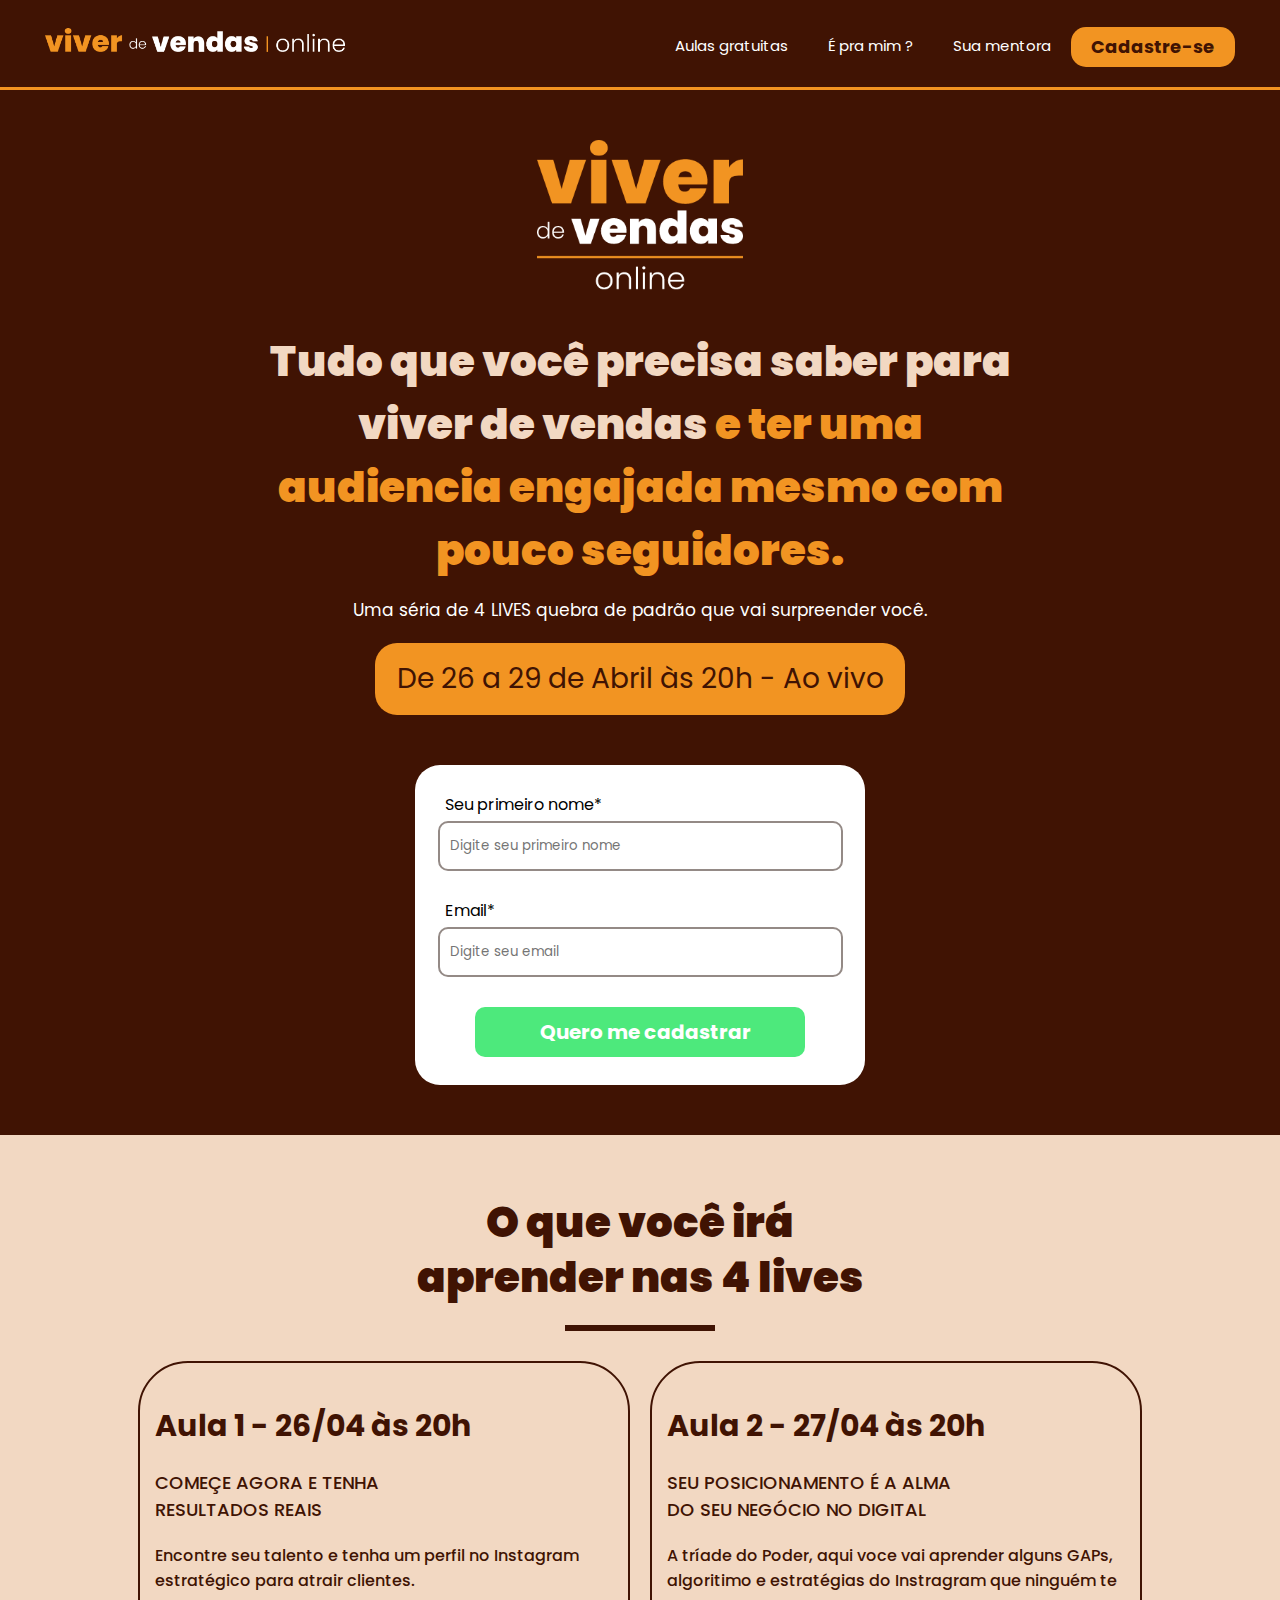
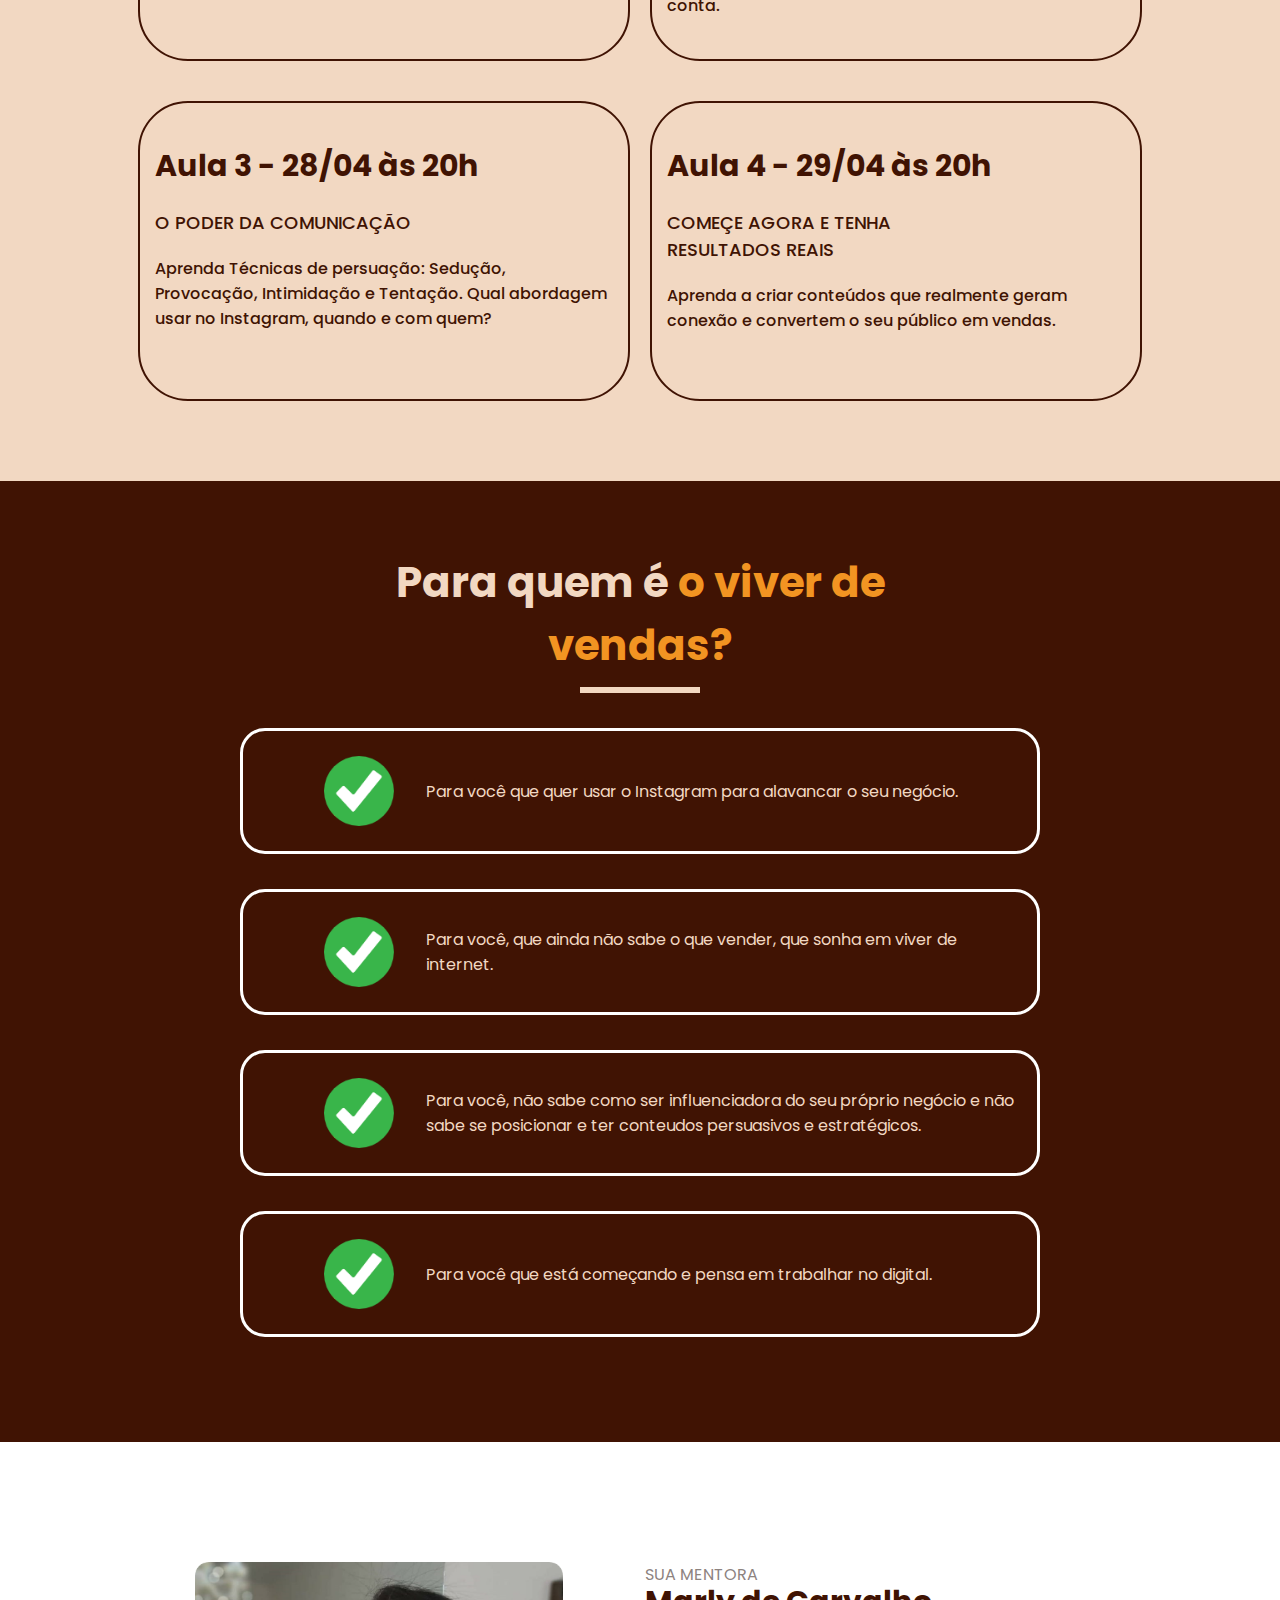
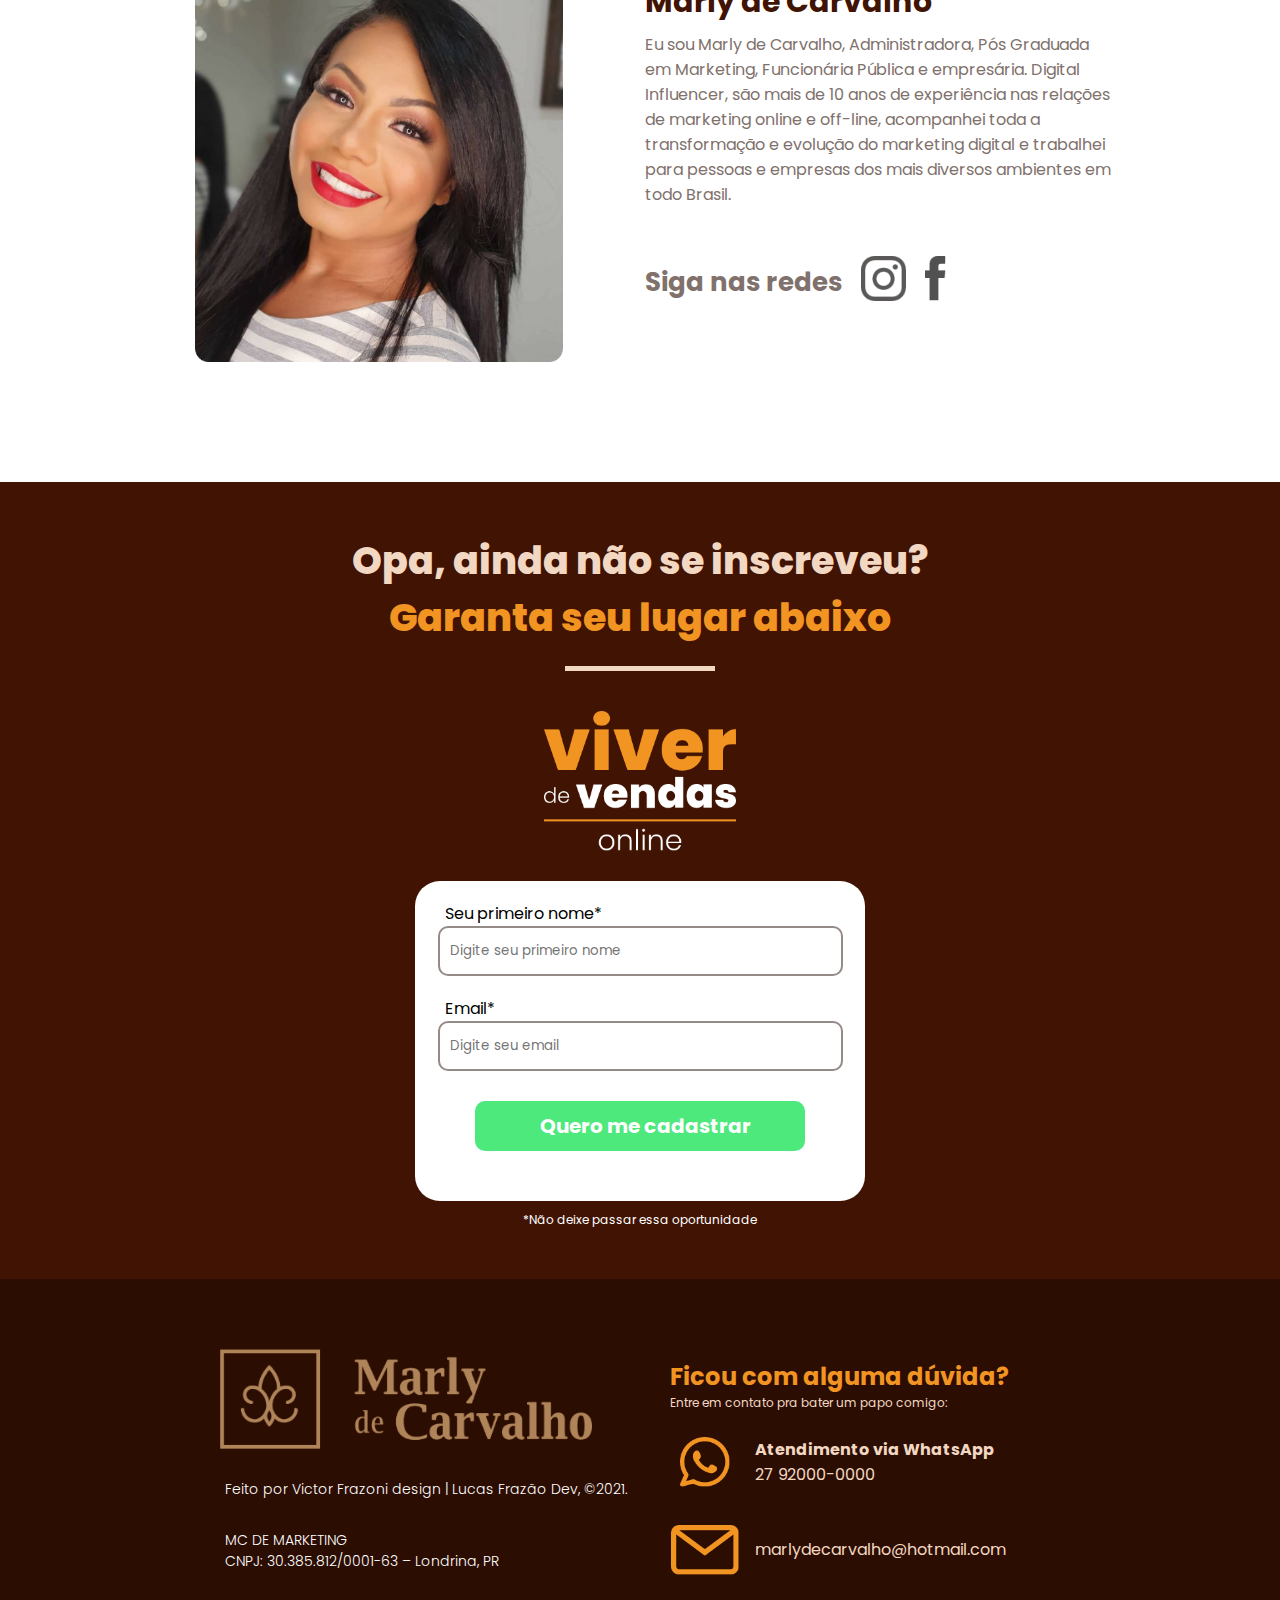
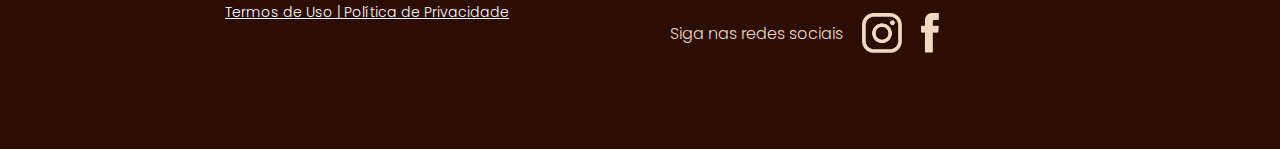
<file: index.html>
<!DOCTYPE html>
<html>
    <head>
   
        <title>Viver de Vendas - Curso gratuito sobre Marketing de influência</title>
        <link href="css/style.css" rel="stylesheet">
        <link rel="apple-touch-icon" sizes="60x60" href="images/apple-touch-icon.png">
        <link rel="icon" type="image/png" sizes="32x32" href="images/favicon-32x32.png">
        <link rel="icon" type="image/png" sizes="16x16" href="images/ifavicon-16x16.png">

        <link rel="mask-icon" href="images/safari-pinned-tab.svg" color="#5bbad5">
        <meta name="msapplication-TileColor" content="#da532c">
        <meta name="theme-color" content="#ffffff">     

         <meta name="description" content="Participe de uma série de 4 lives e aprenda estratégias de marketing digital, 
        marketing de influência e persuasão para conquistar o seu público e alavancar o seu negócio.
        " />
        <meta name="keywords" content=" instagram marketing, marketing, marketing de influência, 
        marketing digital, marketing no instagram, marketing online, técnicas de vendas, vender no instagram,
         estratégia para instagram, vender no instagram, técnicas de persuasão, persuasão, curso de vendas, viver
        de vendas, marly de carvalho
        ">



        <!-- SMO -->
        <meta property="og:title" content="Viver de vendas - online" >
        <meta property="og:site_name" content="Viver de Vendas - Curso gratuito sobre Marketing de influência">
        <meta property="og:description" content="Participe de uma série de 4 lives e aprenda estratégias de marketing digital, 
        marketing de influência e persuasão para conquistar o seu público e alavancar o seu negócio." >
        <meta property="og:url" content="https://mcdemarketing.com/" >
      

        <meta charset="utf-8" />
        <meta name="viewport" content="width=device-width,initial-scale=1.0,maximum-scale=1.0">
 <link href="https://fonts.googleapis.com/css2?family=Poppins:ital,wght@0,100;0,200;0,300;0,400;0,500;0,600;
0,700;0,800;0,900;1,100;1,200;1,300;1,400;1,500;1,600;1,700;1,800;1,900&display=swap" rel="stylesheet">

<meta name="google-site-verification" content="c88Brqjk8T74drsSLlVxoEaNiqJbW2JVvsELU8cuEbU" />


    </head>

    <body>
<header >
    <div class="center">
    <div class="logo"></div><!--logo-->
    
    
    <nav class="desktop">
        <ul>
        <li><a href="#aulas">Aulas gratuitas</a></li>
        <li><a href="#perfil">É pra mim ?</a></li>
        <li><a href="#mentora">Sua mentora</a></li>
        <div class="cadastre"><a href="#contato">Cadastre-se</a></div>
        </ul>
    </nav><!--desktop-->

    <nav class="mobile">
        <ul>
            <li><a href="#aulas">Aulas gratuitas</a></li>
            <li><a href="#perfil">É pra mim ?</a></li>
            <li><a href="#mentora">Sua mentora</a></li>
            <div class="cadastremobile"><a href="#contato">Cadastre-se</a></div>
            
        </ul>
    </nav><!--mobile-->
   
    <div class="clear"></div>
</div><!--center-->
</header>

<section class="chamada"  id="chamada">
    <div class="logo"></div><!--logo-->

    <div class="slogan" >
        <h2 style="color:#F2D8C2; text-align: center;">Tudo que você precisa saber para</h2>
        <div class="texto-slogan" style="margin: 0 auto; text-align: center;">
        <h2 style="color:#F2D8C2; display: inline; text-align: center;">viver de vendas</h2>
        <h2 style="display: inline; color: #F29422; text-align: center;" > e ter uma</h2>
        <h2 style="color:#F29422;" >audiencia engajada mesmo com </h2>
        <h2 style="color: #F29422;">pouco seguidores.</h2>

        <p style="font-size: 17px; padding-top: 15px; color: white;">Uma séria de 4 LIVES quebra de padrão que vai surpreender você.</p>
        </div><!--textp-slogfan-->
        <div class="datacontent">
        <div class="data" ><p style="color: #401303;">De 26 a 29 de Abril às 20h - Ao vivo</p></div>
    </div><!--datacontent-->
    </div><!--slogan-->


    <div class="slogan-mobile" >
     <h2 style="text-align: center; color: #F2D8C2; ">Tudo que você precisa saber para viver de</h2>
     <h2 style="text-align: center; color: #F29422;"><span style="color: #F2D8C2;">Vendas</span> e ter uma</h2>
     <h2 style="text-align: center; color: #F29422;">audiencia engajada mesmo com pouco seguidores.</h2>

    <p style="font-size: 16px; padding-top: 15px; color: white;">Uma séria de 4 LIVES quebra de padrão que vai surpreender você.</p>
        </div><!--textp-slogfan-->
        <div class="datacontent2">
      <div class="data2"><P  style="color:#401303;">De 26 a 29 de Abril às 20h - Ao vivo</P></div>
    </div><!--datacontent-->
    </div><!--slogan-mobile-->






    <div class="contato" id="contato">
      
        <form class="form" method="post"  action="./email.php">
        <p>Seu primeiro nome*</p>
        <input class="field" name="name" placeholder="Digite seu primeiro nome">
        <p>Email*</p>
        <input class="field" name="email" placeholder="Digite seu email">
        <input type="submit"  value="Quero me cadastrar"> 


        </form>


    </div><!--contato-->




    

</section><!--chamada-->


<section id="aulas" class="dia-aula">
<div class="center">
    <div class="titulo-aula">
        <H2><span>O que você irá</span> aprender nas 4 lives</H2>
        <div class="line"></div>
    </div><!--titulo-aula-->


    <div class="aula-geral">


      
        
     <div class="box-aula">
<h3>Aula 1 - 26/04 às 20h</h3>
<P>COMEÇE AGORA E TENHA<br> RESULTADOS REAIS</P>
<P>Encontre seu talento e tenha um perfil no Instagram estratégico para atrair clientes.</P>


 </div><!--box-aula-->

 <div class="box-aula">
<h3>Aula 2 - 27/04 às 20h
</h3>
<P>SEU POSICIONAMENTO É A ALMA<br> DO SEU NEGÓCIO NO DIGITAL</P>
 <P>A tríade do Poder, aqui voce vai aprender alguns GAPs, algoritimo e estratégias do Instragram que ninguém te conta.</P>
 </div><!--box-aula-->

 <div class="box-aula">
    <h3>Aula 3 - 28/04 às 20h
     </h3>
     <P> O PODER DA COMUNICAÇÃO</P>
     <P>Aprenda Técnicas de persuação: Sedução, Provocação, 
         Intimidação e Tentação. Qual abordagem usar no Instagram, quando e com quem?</P>
            
            
     </div><!--box-aula-->
            
        <div class="box-aula">
     <h3>Aula 4 - 29/04 às 20h</h3>
         <P>COMEÇE AGORA E TENHA<br> RESULTADOS REAIS</P>
        <P>Aprenda a criar conteúdos que realmente geram conexão e convertem o seu público em vendas.</P>
         </div><!--box-aula-->
            
              
  

    </div><!--aula-geral-->

 

<div class="clear"></div>
</div><!--center-->
</section><!--dia-aula-->






<section id="perfil" class="perfil">




 <div style="max-width: 1300px; width: 100%; margin: 0 auto;" class="center">

<div class="titulo-perfil">
<h2 style="color: #F29422;"><span style="color:#F2D8C2;">Para quem é</span> o viver de vendas?</h2>
<div class="line"></div>
</div><!--titulo-perfil-->


<div class="perfil-box">

<div class="figurinha"></div><!--figurinha-->
<div class="texto-perfil"><p>Para você que quer usar o Instagram para alavancar o seu negócio.</p></div><!--texto-perfil-->

</div><!--perfil-box-->

<div class="perfil-box">

    <div class="figurinha"></div><!--figurinha-->
    <div id="text1" class="texto-perfil"><p>Para você, que ainda não sabe o que vender, que sonha em viver de internet.</p></div><!--texto-perfil-->
    
</div><!--perfil-box-->

<div class="perfil-box">

    <div class="figurinha"></div><!--figurinha-->
    <div class="texto-perfil"><p>Para você, não sabe como ser influenciadora do seu próprio negócio e
         não sabe se posicionar e ter conteudos persuasivos e estratégicos.</p></div><!--texto-perfil-->
    
</div><!--perfil-box-->

<div class="perfil-box">

    <div class="figurinha"></div><!--figurinha-->
    <div class="texto-perfil"><p>Para você que está começando e pensa em trabalhar no digital.</p></div><!--texto-perfil-->
    
</div><!--perfil-box-->


<div class="clear"></div>
</div><!--center-->
</section><!--perfil-->



<section class="mentora" id="mentora"><!--mentora-->
<div class="center">

<div class="wraper-mentora">

<div class="marly-img">
    
    <div class="foto-marly"></div>

</div><!--marly-img-->


<div class="sobre-marly">


<div class="texto-mentora">
<span>SUA MENTORA</span>
<h2>Marly de Carvalho</h2>
<P>Eu sou Marly de Carvalho, Administradora, Pós Graduada em Marketing, Funcionária Pública e empresária. Digital Influencer,
     são mais de 10 anos de experiência nas relações de marketing online e off-line, acompanhei toda a transformação
     e evolução do marketing digital e trabalhei para pessoas e empresas dos mais diversos ambientes em todo Brasil.</P>
<h2>Siga nas redes</h2>
<a href="https://www.instagram.com/marlydecarvalho/" target="blank"><div style="background-image: url('images/Grupo\ 50.png');" class="social"></div></a>
<a href="https://www.facebook.com/mcdemarketing" target="blank"><div style="background-image: url('images/Grupo\ 51.png" class="social"></div></a>
</div><!--texto-mentora-->
</div><!--sobre-marly-->

</div><!--wraper-mentora-->

</div><!--center-->
</section><!--mentora-->

<section  class="chamada2">
<h2>Opa, ainda não se inscreveu? <span style="color:#F29422;">Garanta seu lugar abaixo</span></h2>
<div class="linha"></div>

<div class="logo"></div>




<div class="contato">
      
    <form class="form" method="post"  action="./email.php">
    <span style="padding-left: 30px;" >Seu primeiro nome*</span>
    <input class="field" name="name" placeholder="Digite seu primeiro nome">
    <span style="padding-left: 30px;">Email*</span>
    <input class="field" name="email" placeholder="Digite seu email">
    <input type="submit"  value="Quero me cadastrar"> 


    </form>


</div><!--contato-->

<p>*Não deixe passar essa oportunidade</p>
</section><!---->


<footer>

<div class="master-footer">


    <div class="footer1">
        <div class="logo-marly"></div><!--logo-marly-->

        <p>Feito por Victor Frazoni design | Lucas Frazão Dev, ©2021.</p>

        <P ><span style="display: block;">MC DE MARKETING</span> 
            CNPJ: 30.385.812/0001-63 – Londrina, PR</P>
        
        <P>Termos de Uso | Política de Privacidade</P>
    </div><!--footer1-->

    <div class="footer2">
    
        <h2>Ficou com alguma dúvida?</h2>
        <p style="font-size: 12px;">Entre em contato pra bater um papo comigo:</p>

        <div class="whatssap">
            <div class="rede"></div><!--icon-->
            <p>Atendimento via WhatsApp <span>27 92000-0000</span> </p>
            
        </div><!--whatssap-->

       <div class="email">
        <div class="rede"></div>
        <P>marlydecarvalho@hotmail.com</P>
       </div><!--email-->
<div class="siga">
       <p>Siga nas redes sociais</p>
       <a href="https://www.instagram.com/marlydecarvalho/" target="blank"><div class="icons"></div></a>
       <a href="https://www.facebook.com/mcdemarketing" target="blank"><div style="background-image:url('images/Facebook.png'); background-repeat: no-repeat;" class="icons">
        </div></a>
    </div><!--siga-->
    </div><!--footer2-->


</div><!--master-footer-->




    <div class="master-mobile ">
        <div class="marly-carvalho"></div>

       <div class="sociais" style="margin-top: 30px;">
           <div class="media" style="display: inline-block;"></div><!--media-->
           <P style="display: inline-block; font-weight: 800;">Atendimento via WhatsApp 
            <span style="display: block; font-weight: 500; font-size: 14px;">27 92000-0000</span></P>
       </div><!--sociais-->

       
       <div class="sociais">
        <div class="media" style="display: inline-block; background-image: url('images/Email.png'); background-repeat: no-repeat; ">
        </div><!--media-->
        <P style="display: inline-block; vertical-align: top; margin-top: 3px; font-weight: 700; font-size: 16px;">marlydecarvalho@hotmail.com</P>
    </div><!--sociais-->

    <div class="follow">
        <p>Siga nas redes sociais</p>
        <a href="https://www.instagram.com/marlydecarvalho/" target="blank"><div class="insta"></div></a>
        <a href=" https://www.facebook.com/mcdemarketing" target="blank"><div class="face"></div></a>
     </div><!--siga-->

     <div class="textos">
<P>Feito por Victor Frazoni design | Lucas Frazão Dev, ©2021.</P>
<P>MC DE MARKETING
    <Span style="display: block;" >CNPJ: 30.385.812/0001-63 – Londrina, PR</Span></P>
    <P style="text-decoration: underline;">Termos de Uso | Política de Privacidade</P>
     </div>




</footer><!---->

<script src="JS/Jquery.js"></script>
<script src="JS/menu_responsivo.js"></script>

    </body>




</html>
</file>
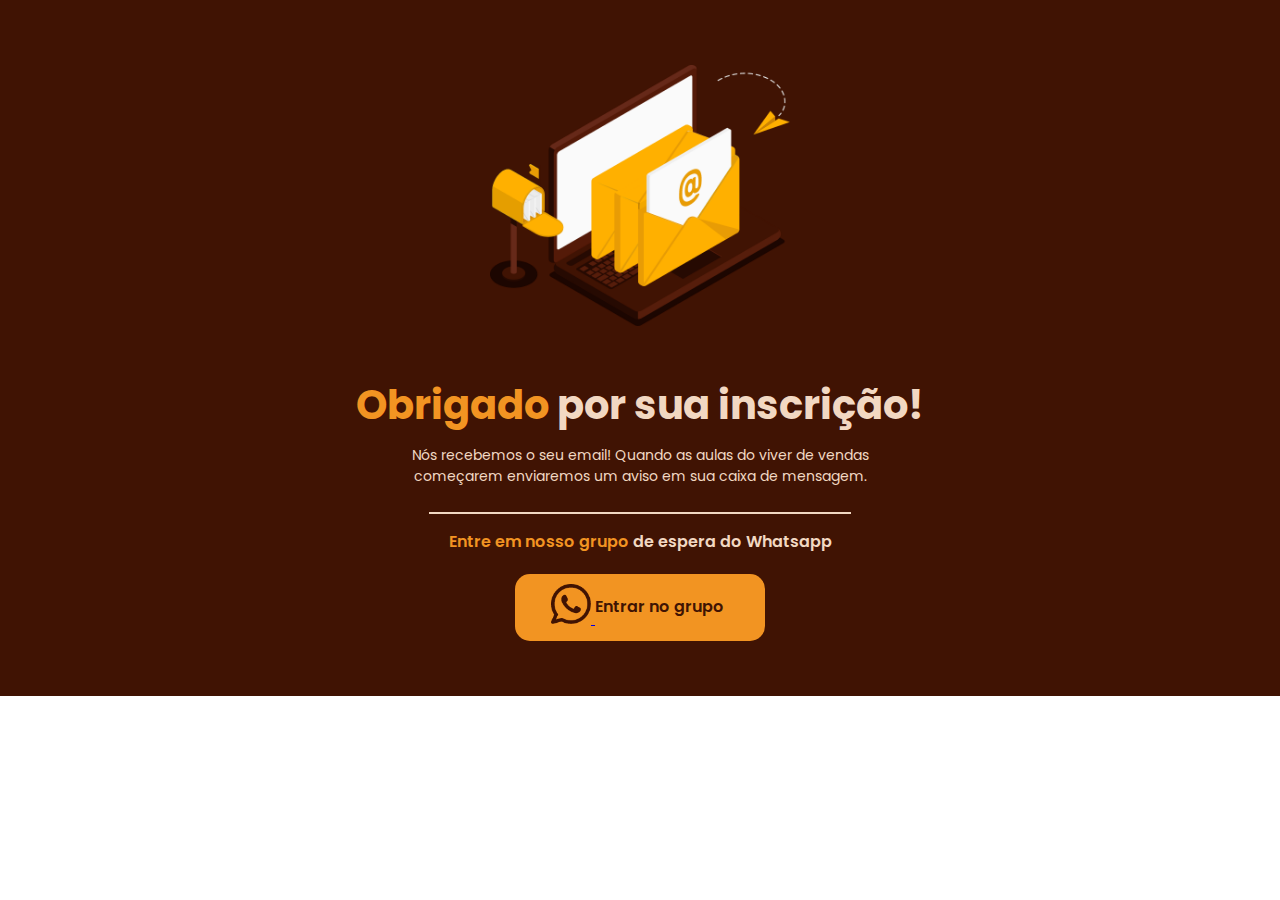
<file: obrigado.html>
<!DOCTYPE html>
<html>
    <head>

        
        <title>Obrigado</title>

  


        <meta charset="utf-8" />
        <meta name="viewport" content="width=device-width,initial-scale=1.0,maximum-scale=1.0">
        <link href="https://fonts.googleapis.com/css2?family=Poppins:ital,wght@0,100;0,200;0,300;0,400;0,500;0,600;
0,700;0,800;0,900;1,100;1,200;1,300;1,400;1,500;1,600;1,700;1,800;1,900&display=swap" rel="stylesheet">

<style>
    *{
        margin: 0;
        padding: 0;
       
        font-family: 'Poppins', sans-serif;
    }

    .center{
        max-width: 1300px;
        margin: 0 auto;
    }
    
    section{
        padding: 55px 2%;
        background-color: #401303;
    }

    .email{
        max-width: 300px;
        height: 300px;
        background-image: url("images/Grupo\ 152.png");
        background-size: contain;
        background-repeat: no-repeat;
        margin: 0 auto;
        margin-top: 10px;
    }

    .texto{
        margin: 0 auto;
 
        max-width: 600px;
        text-align: center;
        margin-top: 10px;

      }

    .texto h2{
        font-size: 40px;
        color: #F2D8C2;
    }

    .texto-p{
   
    max-width: 480px;
    color: #F2D8C2;
    font-size: 14px;
        
        margin: 10px auto;
    }



    .line{
        max-width: 420px;
        margin: 0 auto;
        border: 1px solid #F2D8C2;
        margin-top: 25px;
    }



    .zap{
        max-width: 250px;
        padding: 10px 0;
        background-color: #F29422;
        margin: 0 auto;
        margin-top: 20px;
        border-radius: 15px;
        color: #F2D8C2;
        cursor: pointer;
    }

    .entre{
        color: #F2D8C2;
        font-weight: 600;
        margin-top: 15px;
    }

    .zap .icon{
        height: 40px;
        width: 40px;
        margin-left: -5px;
        background-size: contain;
        background-image: url("images/Grupo\ 156.png");
        background-repeat: no-repeat;
        display: inline-block;
        background-color: none;

 
    }

    .zap p{
        display: inline-block;
        vertical-align: top;
        margin-top: 10px;
        color: #401303;
        font-weight: 600;
    }


    @media screen and (max-width:490px){
        section{
        padding: 30px 2%;
        background-color: #401303;
    }


        .email{
        max-width: 300px;
        height: 280px;
        background-image: url("images/Grupo\ 152.png");
        background-size: contain;
        background-repeat: no-repeat;
        margin: 0 auto;
        margin-top: 10px;
    }

    .texto{
        margin: 0 auto;
     
        max-width: 350px;
        text-align: center;
        margin-top: 20px;

      }

    .texto h2{
        font-size: 40px;
        color: #F2D8C2;
    }

    .texto-p{
   
    max-width: 480px;
    color: #F2D8C2;
    font-size: 17px;
        
        margin: 10px auto;
    }



    .line{
        max-width: 280px;
        margin: 0 auto;
        border: 1px solid #F2D8C2;
        margin-top: 25px;
    }



    .zap{
        max-width: 250px;
        padding: 10px 0;
        background-color: #F29422;
        margin: 0 auto;
        margin-top: 20px;
        border-radius: 15px;
        color: #F2D8C2;
        cursor: pointer;
    }

    .entre{
        color: #F2D8C2;
        font-weight: 600;
        margin-top: 15px;
        font-size: 22px;
    }

    .zap .icon{
        height: 40px;
        width: 40px;
        margin-left: -5px;
        background-size: contain;
        background-image: url("images/Grupo\ 156.png");
        background-repeat: no-repeat;
        display: inline-block;
        background-color: none;

 
    }

    .zap p{
        display: inline-block;
        vertical-align: top;
        margin-top: 10px;
        color: #401303;
        font-weight: 600;
    }

    }
</style>

    </head>
<body>
    <Section class="obrigado">
        <div class="center">

            <div class="email"></div>

            <div class="texto">
                <H2><span style="color:#F29422;">Obrigado</span> por sua inscrição!</H2>
               
                <DIV class="texto-p">
                <P>Nós recebemos o seu email! Quando as aulas do viver de vendas</p> 
                <p>começarem enviaremos um aviso em sua caixa de mensagem.</P>
                
                </DIV><!--texto-p-->

                    <Div class="line"></Div>

                <P class="entre"><span style="color: #F29422; font-weight:;">Entre em nosso grupo</span> de espera do Whatsapp</P>


                <a href="https://chat.whatsapp.com/Gke2PffakTQKiVvhAWEP4F"><div class="zap">
                    <div class="icon"></div>
                    <P>Entrar no grupo</P>
                </div></a>
            </div>

        </div>
    </Section>

</body>
</html>
</file>
<file: css/style.css>
*{
    margin: 0;
    padding: 0;
    box-sizing: border-box;
    font-family: 'Poppins', sans-serif;
}

html,body{
    height: 100%;

}
.center{
    max-width: 1300px;
    margin: 0 auto;
    padding: 0 2%;

  
}
.clear{
    clear: both;
}


header{
    height: 90px;
    padding-bottom: 5px;
    background-color:#401303 ;
    border-bottom: 3px solid #F29422;
    padding: 0 20px;


     
}

header .logo{
    float: left;
    background-image: url("../images/Grupo\ 167.png");
    background-size: contain;
    margin-top: 28px;
    height: 40px;
    width: 300px;
    padding-left: 4%;
    background-repeat: no-repeat;
    cursor: pointer;
   
}

header nav.mobile{
    display: none;
    float: right;
    margin-top: 25px;
    margin-right: 10px;
    width: 60px;
  
background-position: center 10px;
    height: 66px;
 
    background-size: 50% 30%;
    background-repeat: no-repeat;    
    cursor: pointer;
    background-image: url("../images/Grupo\ 77.png");
}
.mobile ul{
    width: 100%;
    position: absolute;
    text-align: center;
    background-color:#270C02;
    top: 87px;
    left: 0;
    display: none;
}

nav.mobile li{
    font: 23px;
    padding: 0 30px;
    
    display: block;
    padding: 15px;
    background-color:#270C02;
    border-bottom: 3px solid #F29422;
    font-size: 12px;

}

nav.mobile li a{
    text-decoration: none;
    display: block;
    color: white;
}

.cadastremobile{
    height: 31px;
    width: 120px;
    font-size: 12px;
 display: inline-block;
 padding-top: 7px;
    background-color:#F29422;
    margin: 15px;
    border-radius: 10px;

}

.cadastremobile a{
    text-decoration: none;
    color: #401303;
    font-weight: 800;
    margin-top: 4px;
}
header nav.desktop{
float: right;

margin-top: 5px;

}
.desktop ul{
    list-style-type: none;
    margin-top: 28px;
    
}
.desktop ul li{
    float: left;

}

.desktop a{
    text-decoration: none;
    color: white;
    padding: 0 20px;
    font-size: 15px;
    
   
}

.cadastre{
    float: right;
    background-color:#F29422;
    height:40px;
    position:relative;
    top:-6px;
    font-size:20px;
    border-radius: 15px;
    padding-top: 4px; 
    padding-bottom:-3px;
    
    
}

.cadastre a{
    color: #401303;
    font-weight: bold;
    font-size: 18px;
}

/* inicio da chamada */
section.chamada{

    padding: 50px 2%;
    background-color: #401303;
}
.chamada > .logo{
    height: 150px;
    width: 40%;
    padding-bottom: 30px;
    margin: 0 auto;
    background-image: url("../images/Grupo\ 172.png");
    background-size: contain;
    background-repeat: no-repeat;
    background-position: center;
}

.chamada .slogan{
margin: 0 auto;
max-width: 800px;
font-size: 28px;
padding-top: 40px;

}

.chamada .slogan h2{
    font-weight: 1000;
}


.chamada .data{
    margin-top: 20px;
    text-align: center;
    margin: 0 auto;

    max-width: 530px;
    padding: 15px 0;
    background-color: #F29422;
    border-radius: 22px;
    
}

.data p{
    color: #401303;
}

.datacontent{
    
    padding-top: 20px;
}

.slogan-mobile{
    display: none;
    max-width: 285px;
    margin: 0 auto;

}

.slogan-mobile h2{
    font-size: 24px;
}
.slogan-mobile p{
    text-align: center;
}

.data2{
    display: none;
}

 .datacontent2{
   background-color: #F29422;
   margin: 20px auto;
   text-align: center;
   font-size: 14px;
   border-radius: 20px;
   max-width: 285px;
   
}
 



.contato{
   
    padding-top: 30px;
}


form{
    margin: 0 auto;
    
    text-align: center; 
    max-width: 450px;
    height: 320px;
    
    background-color: white;
    border-radius: 25px;
}

form input{
    width: 90%;
   padding-left: 10px;
    display: block;
    margin: 0 auto;
    height: 50px;
    border-radius: 10px;
    outline: 0;
    border: 2px solid#948A86;
}
form p:nth-of-type(1){
    padding-top: 27px;
    padding-left: 30px;
}

form p:nth-of-type(2){
    padding-top: 27px;
    padding-left: 30px;
}
form p{
    float: left;
    
    padding-top: 20px;
    padding-bottom: 4px;
}


form input:nth-of-type(3){
    margin-top: 30px;
    margin-bottom: 20px;
    background-color:#4DE97C;
    color: white;
    border: 0;
    font-size: 20px;
    font-weight: bold;
    width: 330px;
    cursor: pointer;
}







/* fim da chamada */



/* inicio dia-aula */


section.dia-aula{
    padding: 60px 0;
    background-color: #F2D8C2;
}

section .titulo-aula{
    text-align: center;
    color: #401303;
    max-width: 600px;
    margin: 0 auto;
    font-size: 28px;
    line-height: 55px;
    font-weight: 800;


}


section .titulo-aula h2{
    font-weight: 900;
}

section .titulo-aula h2 span{
    display: block;
    font-weight: 900;

    
}



.line{
    width: 150px;
    border: 3px solid #401303;
    margin: 0 auto;
    margin-top: 20px;
    background-color: #401303;
   

}


.aula-geral{
    margin-top: 50px;
    width: 100%;
    margin: 0 auto ;
    padding-top: 10px;
    
    align-items: center;
    display: flex;
    justify-content: center;
    flex-wrap: wrap;
}




.box-aula{
  
    width: 40%;
    height: 300px;
    position: relative;
    border-radius: 50px;
    border: 2px solid #401303;

    margin: 20px 10px ; 
    color: #401303;
   

}

.box-aula h3{
    text-align: left;
    padding-left: 15px;
    margin-top: 40px;
    font-size: 30px;
    color: #401303;
}

.box-aula p{
    text-align: left;
    padding-left: 15px;
    margin-top: 20px;
    font-size: 18px;
    font-weight: 500;
}

.box-aula p:nth-of-type(2){
    margin-top: 20px;
    font-size: 16px;
    padding: 0 15px;
}

/* fim do aulas-dias */





/* inicio do perfil */


section.perfil{
    padding: 70px 2%;
    background-color: #401303;
    justify-content: center;
   

}

.titulo-perfil{
    font-size: 28px;
    text-align: center;
  margin: 0 auto;
    max-width: 500px;
}

.titulo-perfil > .line{
    border: 3px solid #F2D8C2;
    margin-top: 10px;
    width: 120px;
}

.perfil-box{
border: 3px solid white;
border-radius: 25px;
margin: 35px auto;
width: 80%;
max-width: 800px;
display: flex;
padding: 25px 15px; 
}
 

.figurinha{
width: 20%;
height: 70px;
margin: auto;
background-image: url("../images/Grupo\ 24.png");
background-size: contain;
background-position: 80%;
background-repeat: no-repeat;
display: flex;



}

.texto-perfil{
    
    display: flex;
  color: #F2D8C2;
    margin-left: 10px;
    width: 80%;
    font-size: 16px;
    margin: auto;
    padding-left: 15px;

 
}


/* inicio do mentora */


section.mentora{
    padding: 120px 0;
    background-color: white;
    
    
}

section.mentora > .center{
    max-width: 1000px;
}

.wraper-mentora{
    width: 100%;
    max-width: 1000px;
    
    display: flex;
    margin: 0 auto;
    flex-wrap: wrap;
}


.marly-img{
    width: 45%;
    height: 400px;
   
    
}

.foto-marly{
    width: 100%;
    height: 100%;
    background-image: url("../images/Foto\ Marly\ de\ Carvalho.png");
    background-size: contain;
    background-repeat: no-repeat;
    background-position: center bottom ;
}

.sobre-marly{
    width: 55%;
    height: 400px;
 
}

.texto-mentora{
width: 90%;
height: 100%;

margin-left: 10%;
}

.texto-mentora span{
    color: #8D837F;
    font-weight: 400;
}

.texto-mentora h2{
    font-size: 30px;
    line-height: 30px;
    color: #401303;
}

.texto-mentora p{
    margin-top: 15px;
    font-size: 16px;
    text-align: left;
    color: #80716C;
    line-height: 25px;




}

.texto-mentora a{
    text-decoration: none;
}

.texto-mentora h2:nth-of-type(2){
    font-size: 26px;
    margin-top: 60px;
    display: inline-block;
    color: #80716C;
}


.texto-mentora .social:nth-of-type(1){
    width: 45px;
    height: 45px;
    
    background-size: contain;
    background-repeat: no-repeat;
    display: inline-block;
    position: relative;
    top: 10px;
    margin-left: 15px;
    cursor: pointer;
}


.texto-mentora .social:nth-of-type(2){
    width: 40px;
    height: 40px;
 
    background-size: contain;
    background-repeat: no-repeat;
    display: inline-block;
    position: relative;
    top: 10px;
    margin-left: 15px;
}




/* inicio chamada2 */

section.chamada2{
    padding: 50px 2%;
    background-color: #401303;
    text-align: center;
}

.chamada2 h2{
    max-width: 630px;
    margin: 0 auto;
    font-size: 38px;
    font-weight: 800;
    color: #F2D8C2;
}

.chamada2 .linha{
    background-color: #F2D8C2;
    max-width: 150px;
    border: 2px solid #F2D8C2;
    height: 5px;
    margin: 0 auto;
    margin-top: 20px;
}



.chamada2 > .logo{
    max-width: 250px;
    height: 140px;
    background-position: center;
    margin: 0 auto;
    margin-top: 40px;
    background-image: url("../images/Grupo\ 172.png");
    background-size: contain;
    background-repeat: no-repeat;
}

.chamada2 .contato p{
    color: white;
    font-size: 12px;
}

.form span{
    padding-top: 20px;
}
.form span:nth-of-type(1){
    float: left;
    padding-left: 27px;
}

.form span:nth-of-type(2){
    float: left;
    padding-left: 28px;
}

.chamada2 p{
    margin-top: 10px;
    color: white;
    font-size: 12px;
}



footer{
    padding: 50px 2%;
    padding-bottom: 20px;
    background-color: #2C0D02;
}

.master-footer{
    max-width: 880px;
    margin: 0 auto;
  
    display: flex;
    height: 400px;
    flex-wrap: wrap;
    
}

.footer1{
    width: 50%;
    
    
}

.logo-marly{
    width: 400px;
    height: 100px;
  
    background-image: url("../images/Logo-horizontal-dourado@4x.png");
    background-size: contain;
    background-repeat: no-repeat;
    margin:0 auto ;
    margin-top: 20px; 
}

.footer1 p{
    padding-left: 25px;
    font-weight: 300;
    font-size: 14px;
    color:#F2D8C2;
}

.footer1 p:nth-of-type(1){
    margin-top: 30px;
    color: white;
}

.footer1 p:nth-of-type(2){
    margin-top: 30px;
    color: white;
    display: block;
}

.footer1 p:nth-of-type(3){
    margin-top: 30px;
    color: white;
    display: block;
    text-decoration: underline;
}

.footer2{
    width: 50%;

    padding-left: 30px;


}

.footer2 h2{
    color: #F29422;
    margin-top: 30px;
}


.footer2 p{
    color: #F2D8C2;
}

.whatssap{
    width: 350px;
    margin-top: 25px;
    font-size: 20px;
}

.whatssap .rede{
    width: 70px;
    height: 50px;
    background-image: url("../images/Grupo\ 53.png");
    background-size: contain;
    background-repeat: no-repeat;
    background-position: center;
    display: inline-block;
}

.whatssap > p{
    display: inline-block;
    vertical-align: top;
    font-weight: 700;
    margin-left: 10px;
   font-size: 16px;
}

.whatssap span{
    display: block;
    font-weight: 400;
}

.email{
    width: 350px;
    margin-top: 30px;
    font-size: 20px;
}

.email > .rede{
    width: 70px;
    height: 50px;
    background-image: url("../images/Email.png");
    background-size: contain;
    background-repeat: no-repeat;
    background-position: center;
    display: inline-block;
}

.email p{
    font-size: 16px;
    display: inline-block;
    vertical-align: top;
    margin-top: 12px;
    padding-left: 10px;
}



.siga{
margin-top: 30px;
max-width: 350px;
}

.siga p{
    display: inline-block;
    vertical-align: top;
    padding-top: 8px;
    font-weight: 300;
}
.icons{
    width: 40px;
    height: 40px;
    margin-left: 15px;
    background-image: url("../images/Instagram.png");
    background-size: contain;
    display: inline-block;
    cursor: pointer;
}

.icons:nth-of-type(2){
    background-image: url("../images/Facebook.png");
    background-repeat: no-repeat;
    background-position: center;
    display: inline-block;
    margin-left: 5px;
}


.master-mobile{
    max-width: 350px;
    padding: 10px 0;
    margin: 0 auto;
    display: none;
    
}

.marly-carvalho{
    width: 100%;
    height: 60px;
    background-size: contain;
    background-image: url("../images/Logo-horizontal-dourado@4x.png");
    background-repeat: no-repeat;
}

.sociais{
max-width: 100%;
margin-top: 15px;

}


.sociais .media{
    width: 40px;
    height: 40px;
    background-image:url("../images/Grupo\ 53.png");
    background-size: contain;
}


.sociais p{
    color:#F2D8C2;
    padding-left: 2px;
    font-size: 18px;
}



.sociais2 p{
color: blue;
}

.follow p{
    display: inline-block;
    vertical-align: top;
    margin-top:5px;
    color: #F2D8C2;
    font-weight: 700;
    font-size: 22px;
}


.follow .insta{
background-image: url("../images/Instagram.png");
background-size: contain;
background-repeat: no-repeat;
width: 25px;
height: 25px;
display: inline-block;
margin-left: 20px;
margin-top: 10px;

}

.follow .face{
    background-image: url("../images/Facebook.png");
background-size: contain;
background-repeat: no-repeat;
width: 25px;
height: 25px;
display: inline-block;
margin-left: 5px;

}

.textos{
    width: 100%;

    margin-top: 15px;
    font-size: 12px;
    color: #F2D8C2;
    text-align: center;
}

.textos p{
    margin-top: 15px;
}











@media screen and (Max-width:960px){

    header .logo{
        float: left;
        background-image: url("../images/Grupo\ 167.png");
       margin-top: 34px;
        height: 40px;
        width: 230px;
        padding-left: 4%;
       
       
    }
    


}








@media screen and (max-width:910px){
    .aula-geral{
        margin-top: 50px;
        width: 100%;
        margin: 0 auto ;
        padding-top: 10px;
       
        align-items: center;
        display: flex;
        justify-content: center;
        flex-wrap: wrap;
    }
    
    
    
    
    .box-aula{
      
        width: 60%;
        height: 300px;
        position: relative;
        border-radius: 50px;
        border: 2px solid #401303;
    
        margin: 20px 10px ; 
        color: #401303;
       
    
    }
    
    .box-aula h3{
        text-align: left;
        padding-left: 15px;
        margin-top: 40px;
        font-size: 30px;
        color: #401303;
    }
    
    .box-aula p{
        text-align: left;
        padding-left: 15px;
        margin-top: 20px;
        font-size: 18px;
        font-weight: 500;
    }
    
    .box-aula p:nth-of-type(2){
        margin-top: 20px;
        font-size: 14px;
        padding: 0 15px;
    }
    
    
    



}



@media screen and (max-width:880px){
    header .logo{
      
        margin-top: 35px;
        height: 40px;
        width: 210px;
       
       
    }
    

    .desktop a{
        text-decoration:none;
        color: white;
        padding: 0 20px;
        font-size: 12px;

    }

    .cadastre{
        float: right;
        background-color:#F29422;
        height:40px;
        position:relative;
        top:-6px;
        font-size:20px;
        border-radius: 15px;
        padding-top: 5px; 
        padding-bottom:-3px;
        }
    
    .cadastre a{
        color: #401303;
        font-weight: bold;
        font-size: 18px;
    }
    
    .chamada .slogan{
        font-size: 21px;
    }
    

}




@media screen and (max-width:880px){


    .desktop a{
        text-decoration: none;
        color: white;
        padding: 0 20px;
        font-size: 12px;
   
    }

    .cadastre{
        float: right;
        background-color:#F29422;
        height:40px;
        position:relative;
        top:-6px;
        font-size:20px;
        border-radius: 15px;
        padding-top: 5px; 
        padding-bottom:-3px;
        }
    
    .cadastre a{
        color: #401303;
        font-weight: bold;
        font-size: 18px;
    }
    
    .chamada .slogan{
        font-size: 21px;
    }
    

    section.mentora{
        padding: 50px 0;
        padding-bottom: 40px;
    }

    .wraper-mentora{
        width: 100%;
        max-width: 1000px;
       
        display: block;
        margin: 0 auto;
        
    }
    
    
    .marly-img{
        width: 100%;
        height: 500px;
        max-width: 500px;
        display: block;
       
        margin: 0 auto;
        
    }
    
    .foto-marly{
        width: 100%;
        height: 100%;
        background-image: url("../images/Foto\ Marly\ de\ Carvalho.png");
        background-size: contain;
        background-repeat: no-repeat;
        background-position: center;
       
    }
    
    .sobre-marly{
        width: 100%;
        max-width: 480px;
        height: 400px;
       
        display: block;
        margin: 0 auto;
        
    }
    

    .texto-mentora{
    width: 100%;
    height: 100%;
  
    margin: 0 auto;
    padding: 20px 20px;
    }
    
    .texto-mentora span{
        color: #8D837F;
        font-weight: 400;
    }
    
    .texto-mentora h2{
        font-size: 30px;
        line-height: 30px;
        color: #401303;
    }
    
    .texto-mentora p{
        margin-top: 15px;
        font-size: 16px;
        text-align: left;
    
    
    
    
    }
    
    .texto-mentora h2:nth-of-type(2){
        font-size: 26px;
        margin-top: 30px;
        display: inline-block;
        color: #80716C;
    }
    
    .texto-mentora .social:nth-of-type(1){
        width: 45px;
        height: 45px;
        background-image: url("../images/Grupo\ 50.png");
        background-size: contain;
        background-repeat: no-repeat;
        display: inline-block;
        position: relative;
        top: 10px;
        margin-left: 15px;
    }
    
    
    .texto-mentora .social:nth-of-type(2){
        width: 40px;
        height: 40px;
        background-image: url("../images/Grupo\ 51.png");
        background-size: contain;
        background-repeat: no-repeat;
        display: inline-block;
        position: relative;
        top: 10px;
        margin-left: 15px;
    }
    
    



}




@media screen and (max-width:800px){

   


nav.desktop{
    display: none;
}

header nav.mobile{
     display: block; 
   
}


.master-footer{
    max-width: 880px;
    margin: 0 auto;
 
    display: flex;
    max-height: 500px;
    flex-wrap: wrap;
    
}

.footer1{
    width: 50%;
   
    
}

.logo-marly{
    width: 250px;
    height: 100px;
  
    background-image: url("../images/Logo-horizontal-dourado@4x.png");
    background-size: contain;
    background-repeat: no-repeat;
    margin:0 ;
    margin-top: 20px; 
}

.footer1 p{
    padding-left: 0px;
    font-weight: 300;
    font-size: 12px;
    color:#F2D8C2;
}

.footer1 p:nth-of-type(1){
    margin-top: 30px;
    color: white;
}

.footer1 p:nth-of-type(2){
    margin-top: 30px;
    color: white;
    display: block;
}

.footer1 p:nth-of-type(3){
    margin-top: 30px;
    color: white;
    display: block;
    text-decoration: underline;
}

.footer2{
    width: 50%;
  
    padding-left: 15px;


}

.footer2 h2{
    color: #F29422;
    margin-top: 30px;
    font-size: 20px;
}


.footer2 p{
    color: #F2D8C2;
    
}

.whatssap{
    width: 250px;
    margin-top: 25px;
  
    font-size: 20px;
}

.whatssap .rede{
    width: 50px;
    height: 50px;
 
    background-image: url("../images/Grupo\ 53.png");
    background-size: contain;
    background-repeat: no-repeat;
    background-position: center;
    display: inline-block;
}

.whatssap > p{
    display: inline-block;
    vertical-align: top;
  
    font-weight: 700;
    margin-left: 3px;
   font-size: 12px;
}

.whatssap span{
    display: block;
    font-weight: 400;
}

.email{
    width: 260px;
    margin-top: 30px;
   
    font-size: 12px;
}

.email > .rede{
    width: 50px;
    height: 50px;
  
    background-image: url("../images/Email.png");
    background-size: contain;
    background-repeat: no-repeat;
    background-position: center;
    display: inline-block;
}

.email p{
    font-size: 12px;
    display: inline-block;
    vertical-align: top;
    margin-top: 12px;
    padding-left: 3px;
}



.siga{
margin-top: 30px;

max-width: 270px;
}

.siga p{
    display: inline-block;
    vertical-align: top;
    padding-top: 8px;
    font-weight: 300;
}
.icons{
    width: 30px;
    height: 30px;
    background-image: url("../images/Instagram.png");
    
    background-size: contain;
    display: inline-block;
}

.icons:nth-of-type(2){
    background-image: url("../images/Facebook.png");
    background-repeat: no-repeat;
    background-position: center;
    display: inline-block;
}





}


@media screen and (max-width:605px){
   



   
    .aula-geral{
        margin-top: 50px;
        width: 100%;
        margin: 0 auto ;
        padding-top: 10px;
     
        align-items: center;
        display: flex;
        justify-content: center;
        flex-wrap: wrap;
    }
    
    
    
    
    .box-aula{
      
        width: 60%;
        height: 300px;
        position: relative;
        border-radius: 50px;
        border: 2px solid #401303;
    
        margin: 20px 10px ; 
        color: #401303;
       
    
    }
    
    .box-aula h3{
        text-align: left;
        padding-left: 15px;
        margin-top: 40px;
        font-size: 25px;
        color: #401303;
    }
    
    .box-aula p{
        text-align: left;
        padding-left: 15px;
        margin-top: 20px;
        font-size: 18px;
        font-weight: 500;
    }
    
    .box-aula p:nth-of-type(2){
        margin-top: 20px;
        font-size: 14px;
        padding: 0 15px;
    }
    
    

    .master-footer{
     display: none;
        
    }

    .master-mobile{
        display: block;
    }


    











}






@media screen and (max-width:575px){

    header .logo{
        height: 40px;
        width: 200px;
    }
    


    .chamada{
        padding: 20px;
    }


    .chamada > .logo{
        
        margin-bottom: 15px;
      
    }

    .chamada .slogan h2{
        font-size: 40px;
        font-weight: 1000;
    }

   
   
    .slogan{
       display: none;
   }

   .slogan-mobile{
    display: block;
    margin-top: 20px;
}


.slogan-mobile h2{
    font-weight: 800;
}
.datacontent2{
    height: 35px;
    padding-top: 7px;
}

.data2{
    display: block;
    
}

.contato{
   
    padding-top: 25px;
}


form{
    margin: 0 auto;
    
    text-align: center; 
    max-width: 300px;
    height: 240px;
    
    background-color: white;
    border-radius: 25px;
}

form input{
    width: 80%;
   padding-left: 12px;
    display: block;
    margin: 0 auto;
    height: 40px;
    border-radius: 10px;
    outline: 0;
    border: 2px solid#948A86;
}
form p:nth-of-type(1){
    padding-top: 20px;
    padding-left: 35px;
}

form p:nth-of-type(2){
    padding-top: 15px;
    padding-left: 35px;
}
form p{
    float: left;
    padding-left: 30px;
    padding-top: 20px;
    padding-bottom: 4px;
    font-size: 12px;
    font-weight: 800;
    color: #401303;
}


form input:nth-of-type(3){
    margin-top: 15px;
    margin-bottom: 20px;
    background-color:#4DE97C ;
    color: white;
    border: 0;
    font-size: 16px;
    font-weight: bold;
    width: 180px;
    height: 35px;
    text-align: center;
    cursor: pointer;
    padding-left: 0;
}

form span:nth-of-type(1){
    font-size: 12px;
    font-weight: 800;
    color: #401303;
}

form span:nth-of-type(2){
    font-size: 12px;
    font-weight: 800;
    color: #401303;
    padding-left: 10px;
}











section .titulo-aula{
    text-align: center;
    color: #401303;
    max-width: 600px;
    margin: 0 auto;
    font-size: 20px;
    line-height: 55px;
    font-weight: 800;


}


.aula-geral{
    margin-top: 50px;
    width: 100%;
    margin: 0 auto ;
    padding-top: 10px;
     
    align-items: center;
    display: flex;
    justify-content: center;
    flex-wrap: wrap;
}




.box-aula{
  
    width: 90%;
    height: 220px;
    position: relative;
    border-radius: 50px;
    border: 2px solid #401303;

    margin: 20px 10px ; 
    color: #401303;
   

}

.box-aula h3{
    text-align: left;
    padding-left: 15px;
    margin-top: 30px;
    font-size: 22px;
    color: #401303;
}

.box-aula p{
    text-align: left;
    padding-left: 15px;
    margin-top: 5px;
    font-size: 14px;
    font-weight: 500;
}

.box-aula p:nth-of-type(2){
    margin-top: 10px;
    font-size: 12px;
    padding: 0 15px;
}



.titulo-perfil{
    font-size: 28px;
    text-align: center;
  margin: 0 auto;
    max-width: 400px;
   
}
        

.titulo-perfil span{
    display: block;
}
.titulo-perfil h2{
    font-size: 28px;
}


.perfil-box{
    border: 3px solid white;
    border-radius: 25px;
    margin: 35px auto;
    width: 80%;
    max-width: 800px;
    display: flex;
    padding: 5px 5px; 
    }
     
    
    .figurinha{
    width: 15%;
    height: 100px;
    margin: auto;
    background-image: url("../images/Grupo\ 24.png");
    background-size: contain;
    background-position: right;
    background-repeat: no-repeat;
    display: flex;

    
    
    }
    
    .texto-perfil{
        display: inline-block;
        display: flex;
      color: #F2D8C2;
        margin-left: 0px;
        width: 80%;
        font-size: 12px;
        
        margin: auto;
        padding-left: 0px;
        max-width: 630px;
       
    }
      

    .chamada2 h2{
        max-width: 360px;
        margin: 0 auto;
        font-size: 24px;
        font-weight: 1000;
        color: #F2D8C2;
    }
    
    .chamada2 .linha{
        background-color: #F2D8C2;
        max-width: 90px;
        border: 2px solid #F2D8C2;
        height: 5px;
        margin: 0 auto;
        margin-top: 20px;
    }
    
    
    .chamada2 > .logo{
        max-width: 230px;
        height: 140px;
        background-position: center;
        margin: 0 auto;
        margin-top: 30px;
        background-image: url("../images/Grupo\ 172.png");
        background-size: contain;
        background-repeat: no-repeat;
    }



    
}




@media screen and (max-width:490px){

    .wraper-mentora{
        width: 100%;
        max-width: 1000px;
       
        display: block;
        margin: 0 auto;
        
    }
    
    
    .marly-img{
        width: 100%;
        height: 360px;
        max-width: 320px;
        display: block;
  
        margin: 0 auto;
        
    }
    
    .foto-marly{
        width: 100%;
        height: 100%;
        background-image: url("../images/Foto\ Marly\ de\ Carvalho.png");
        background-size: contain;
        background-repeat: no-repeat;
        background-position: center;
       
    }
    
    .sobre-marly{
        width: 100%;
        max-width: 320px;
        height: 350px;
    
        display: block;
        margin: 0 auto;
        
    }
    
    .texto-mentora{
    width: 100%;
    height: 100%;
  
    margin: 10px auto;
    padding: 0px 5px;
    }
    
    .texto-mentora span{
        color: #8D837F;
        font-weight: 400;
        font-size: 13px;
        }
    
    .texto-mentora h2{
        font-size: 27px;
        line-height: 30px;
        color: #401303;
    }
    
    .texto-mentora p{
        margin-top: 5px;
        font-size: 12px;
        text-align: left;

    
    
    
    
    }
    
    .texto-mentora h2:nth-of-type(2){
        font-size: 20px;
        margin-top: 30px;
        display: inline-block;
        color: #80716C;
    }
    
    .texto-mentora .social:nth-of-type(1){
        width: 30px;
        height: 30px;
        background-image: url("../images/Grupo\ 50.png");
        background-size: contain;
        background-repeat: no-repeat;
        display: inline-block;
        position: relative;
        top: 10px;
        margin-left: 15px;
    }
    
    
    .texto-mentora .social:nth-of-type(2){
        width: 30px;
        height: 30px;
        background-image: url("../images/Grupo\ 51.png");
        background-size: contain;
        background-repeat: no-repeat;
        display: inline-block;
        position: relative;
        top: 10px;
        margin-left: 15px;
    }
    


}

@media screen and (max-width:390px){
   header{
       height: 80px;
   }
   
    header .logo{
        float: left;
        
        margin-top: 35px;
        height: 50px;
        width: 180px;
       
       
    }
    

}
</file>
